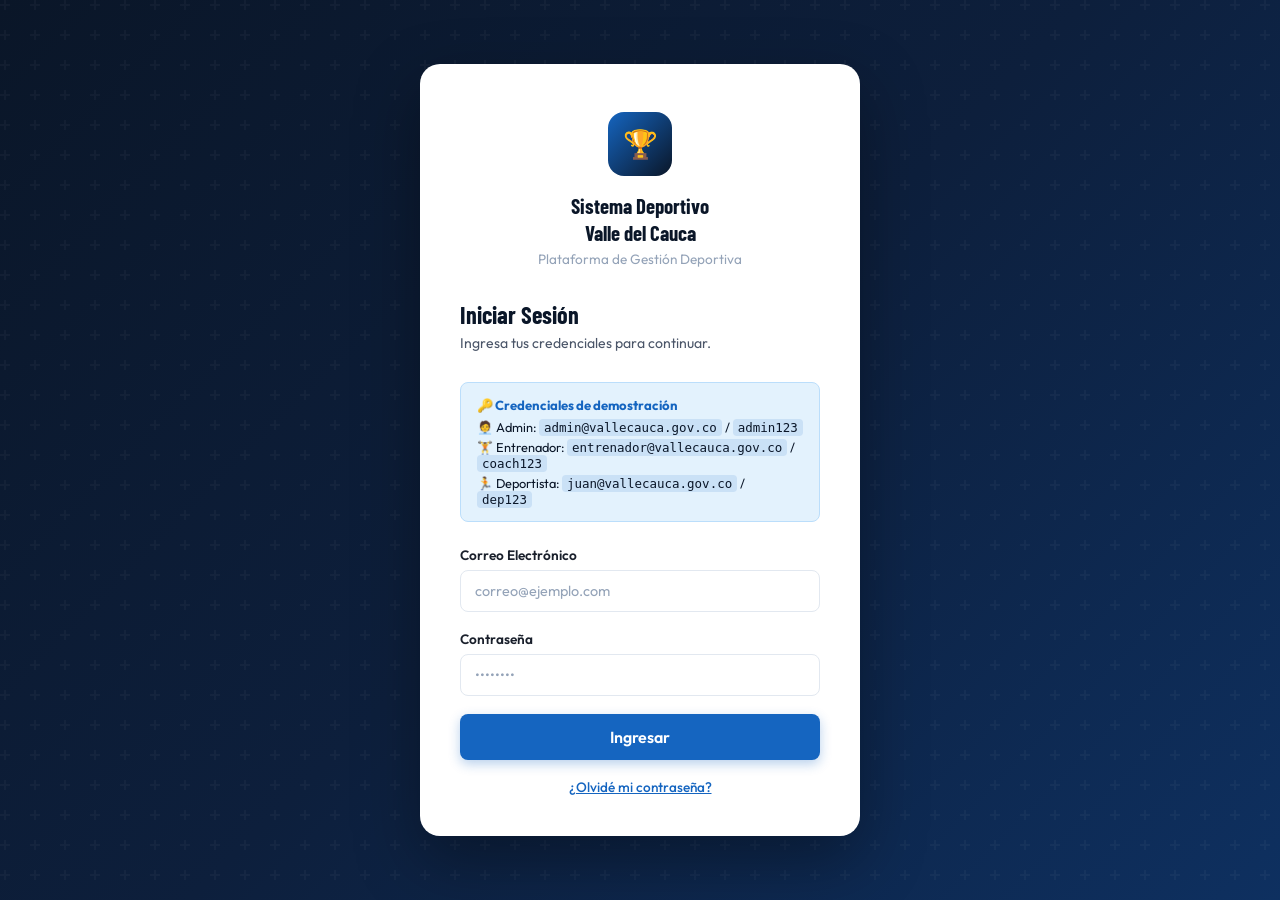
<file: index.html>
<!DOCTYPE html>
<html lang="es">
<head>
  <meta charset="UTF-8" />
  <meta name="viewport" content="width=device-width, initial-scale=1.0" />
  <title>Sistema Deportivo Valle del Cauca — Iniciar Sesión</title>
  <link rel="stylesheet" href="styles.css" />
</head>
<body class="login-bg">

  <div class="login-card">

    <!-- Branding -->
    <div class="login-brand">
      <div class="login-logo">🏆</div>
      <h1>Sistema Deportivo<br>Valle del Cauca</h1>
      <p>Plataforma de Gestión Deportiva</p>
    </div>

    <!-- ── PANTALLA 1: LOGIN ──────────────────────────────── -->
    <div id="screen-login" class="login-screen active">
      <p class="screen-title">Iniciar Sesión</p>
      <p class="screen-subtitle">Ingresa tus credenciales para continuar.</p>

      <!-- Credenciales de demo -->
      <div class="demo-box">
        <strong>🔑 Credenciales de demostración</strong>
        <div style="display:grid;gap:4px">
          <div>🧑‍💼 Admin: <code>admin@vallecauca.gov.co</code> / <code>admin123</code></div>
          <div>🏋️ Entrenador: <code>entrenador@vallecauca.gov.co</code> / <code>coach123</code></div>
          <div>🏃 Deportista: <code>juan@vallecauca.gov.co</code> / <code>dep123</code></div>
        </div>
      </div>

      <form id="loginForm" novalidate>
        <div class="form-group">
          <label for="loginEmail">Correo Electrónico</label>
          <input id="loginEmail" type="email" class="form-control" placeholder="correo@ejemplo.com" autocomplete="email" required />
        </div>
        <div class="form-group">
          <label for="loginPassword">Contraseña</label>
          <input id="loginPassword" type="password" class="form-control" placeholder="••••••••" autocomplete="current-password" required />
          <div id="loginError" style="display:none;color:#C62828;font-size:.82rem;margin-top:6px"></div>
        </div>
        <button type="submit" class="btn btn-primary btn-full btn-lg" id="loginBtn">Ingresar</button>
      </form>

      <div style="text-align:center;margin-top:16px">
        <button class="link-btn" onclick="showRecovery()">¿Olvidé mi contraseña?</button>
      </div>
    </div>

    <!-- ── PANTALLA 2: RECUPERAR CONTRASEÑA ──────────────── -->
    <div id="screen-recover" class="login-screen">
      <div class="recovery-icon mail">📧</div>
      <p class="screen-title" style="text-align:center">Recuperar Contraseña</p>
      <p class="screen-subtitle" style="text-align:center">Ingresa tu correo electrónico y te enviaremos un enlace para restablecer tu contraseña.</p>

      <div class="form-group">
        <label for="recoverEmail">Correo Electrónico</label>
        <input id="recoverEmail" type="email" class="form-control" placeholder="correo@ejemplo.com" />
        <div id="recoverError" style="display:none;color:#C62828;font-size:.82rem;margin-top:6px"></div>
      </div>

      <button class="btn btn-primary btn-full" onclick="sendRecovery()">Enviar Enlace</button>
      <button class="btn btn-secondary btn-full mt-3" onclick="backToLogin()">Volver al Inicio de Sesión</button>
    </div>

    <!-- ── PANTALLA 3: CONFIRMACIÓN ───────────────────────── -->
    <div id="screen-confirm" class="login-screen">
      <div class="recovery-icon check">✅</div>
      <p class="screen-title" style="text-align:center">¡Correo Enviado!</p>
      <p class="screen-subtitle" style="text-align:center">Hemos enviado un enlace temporal a <strong id="sentEmail"></strong>. Por favor revisa tu bandeja de entrada.</p>

      <div style="background:#FFFDE7;border:1px solid #FFF59D;border-radius:8px;padding:12px 16px;margin-bottom:20px;font-size:.83rem;color:#F57F17">
        ⏰ <strong>Nota:</strong> El enlace expirará en 1 hora por seguridad.
      </div>

      <button class="btn btn-primary btn-full" onclick="backToLogin()">Volver al Inicio de Sesión</button>
    </div>

  </div><!-- /login-card -->

  <script src="script.js"></script>
  <script>
    // ─ Formulario de login ──────────────────────────────────
    document.getElementById('loginForm').addEventListener('submit', function(e) {
      e.preventDefault();
      const email    = document.getElementById('loginEmail').value.trim();
      const password = document.getElementById('loginPassword').value;
      const errEl    = document.getElementById('loginError');
      const btn      = document.getElementById('loginBtn');

      btn.textContent = 'Ingresando...';
      btn.disabled = true;

      setTimeout(() => {
        const user = login(email, password);
        if (!user) {
          errEl.textContent = '❌ Correo o contraseña incorrectos. Verifica tus datos.';
          errEl.style.display = 'block';
          btn.textContent = 'Ingresar';
          btn.disabled = false;
          return;
        }
        errEl.style.display = 'none';
        // Redirigir según rol
        const routes = { admin: 'admin.html', entrenador: 'entrenador.html', deportista: 'deportista.html' };
        window.location.href = routes[user.rol] || 'index.html';
      }, 600);
    });

    // Limpiar error al escribir
    ['loginEmail','loginPassword'].forEach(id => {
      document.getElementById(id).addEventListener('input', () => {
        document.getElementById('loginError').style.display = 'none';
      });
    });

    // ─ Flujo recuperar contraseña ───────────────────────────
    function showScreen(id) {
      document.querySelectorAll('.login-screen').forEach(s => s.classList.remove('active'));
      document.getElementById(id).classList.add('active');
    }
    function showRecovery() { showScreen('screen-recover'); }
    function backToLogin()  { showScreen('screen-login'); }

    function sendRecovery() {
      const emailInput = document.getElementById('recoverEmail');
      const errEl = document.getElementById('recoverError');
      const email = emailInput.value.trim();

      if (!email || !email.includes('@')) {
        errEl.textContent = 'Por favor ingresa un correo válido.';
        errEl.style.display = 'block';
        return;
      }
      // Verificar si el correo existe en la DB (simulado)
      const exists = DB.usuarios.some(u => u.email === email);
      if (!exists) {
        errEl.textContent = '❌ Este correo no está registrado en el sistema.';
        errEl.style.display = 'block';
        return;
      }
      errEl.style.display = 'none';
      document.getElementById('sentEmail').textContent = email;
      showScreen('screen-confirm');
    }

    // Si ya hay sesión activa, redirigir
    const existing = getSession();
    if (existing) {
      const routes = { admin: 'admin.html', entrenador: 'entrenador.html', deportista: 'deportista.html' };
      window.location.href = routes[existing.rol] || 'index.html';
    }
  </script>
</body>
</html>
</file>
<file: styles.css>
/* ============================================================
   SISTEMA DEPORTIVO VALLE DEL CAUCA — styles.css
   Fuentes: Barlow Condensed (títulos) + Outfit (cuerpo)
   ============================================================ */

@import url('https://fonts.googleapis.com/css2?family=Barlow+Condensed:wght@400;600;700;800&family=Outfit:wght@300;400;500;600;700&display=swap');

/* ── VARIABLES ──────────────────────────────────────────────── */
:root {
  --navy:       #0A1628;
  --navy-mid:   #0D1F3C;
  --navy-light: #152848;
  --blue:       #1565C0;
  --blue-light: #1976D2;
  --blue-pale:  #E3F2FD;
  --green:      #00897B;
  --green-pale: #E0F2F1;
  --orange:     #EF6C00;
  --orange-pale:#FFF3E0;
  --red:        #C62828;
  --red-pale:   #FFEBEE;
  --purple:     #6A1B9A;
  --gray-50:    #F8FAFB;
  --gray-100:   #F1F4F8;
  --gray-200:   #E2E8F0;
  --gray-400:   #94A3B8;
  --gray-600:   #4A5568;
  --gray-800:   #1A202C;
  --white:      #FFFFFF;
  --shadow-sm:  0 1px 3px rgba(0,0,0,.10), 0 1px 2px rgba(0,0,0,.06);
  --shadow-md:  0 4px 16px rgba(0,0,0,.10), 0 2px 6px rgba(0,0,0,.06);
  --shadow-lg:  0 8px 32px rgba(0,0,0,.14);
  --radius:     12px;
  --radius-sm:  8px;
  --transition: 0.22s ease;
  --font-head:  'Barlow Condensed', sans-serif;
  --font-body:  'Outfit', sans-serif;
}

/* ── RESET / BASE ───────────────────────────────────────────── */
*, *::before, *::after { box-sizing: border-box; margin: 0; padding: 0; }
html { font-size: 16px; scroll-behavior: smooth; }
body { font-family: var(--font-body); background: var(--gray-100); color: var(--gray-800); min-height: 100vh; }
img  { max-width: 100%; display: block; }
a    { color: inherit; text-decoration: none; }
ul   { list-style: none; }
button { cursor: pointer; font-family: inherit; }
input, select, textarea { font-family: inherit; }

/* ── SCROLLBAR ──────────────────────────────────────────────── */
::-webkit-scrollbar { width: 6px; height: 6px; }
::-webkit-scrollbar-track { background: transparent; }
::-webkit-scrollbar-thumb { background: var(--gray-200); border-radius: 99px; }
::-webkit-scrollbar-thumb:hover { background: var(--gray-400); }

/* ╔══════════════════════════════════════════════════════════╗
   ║  LOGIN PAGE                                              ║
   ╚══════════════════════════════════════════════════════════╝ */
.login-bg {
  min-height: 100vh;
  background: linear-gradient(135deg, var(--navy) 0%, var(--navy-mid) 50%, #0E3060 100%);
  display: flex; align-items: center; justify-content: center;
  padding: 24px;
  position: relative;
  overflow: hidden;
}
.login-bg::before {
  content: '';
  position: absolute; inset: 0;
  background: url("data:image/svg+xml,%3Csvg width='60' height='60' viewBox='0 0 60 60' xmlns='http://www.w3.org/2000/svg'%3E%3Cg fill='none' fill-rule='evenodd'%3E%3Cg fill='%23ffffff' fill-opacity='0.03'%3E%3Cpath d='M36 34v-4h-2v4h-4v2h4v4h2v-4h4v-2h-4zm0-30V0h-2v4h-4v2h4v4h2V6h4V4h-4zM6 34v-4H4v4H0v2h4v4h2v-4h4v-2H6zM6 4V0H4v4H0v2h4v4h2V6h4V4H6z'/%3E%3C/g%3E%3C/g%3E%3C/svg%3E");
}
.login-card {
  background: var(--white);
  border-radius: 20px;
  padding: 48px 40px 40px;
  width: 100%; max-width: 440px;
  box-shadow: 0 24px 64px rgba(0,0,0,.35);
  position: relative; z-index: 1;
  animation: slideUp 0.5s ease;
}
@keyframes slideUp { from { opacity:0; transform:translateY(24px); } to { opacity:1; transform:none; } }

.login-brand { text-align: center; margin-bottom: 32px; }
.login-logo {
  width: 64px; height: 64px;
  background: linear-gradient(135deg, var(--blue), var(--navy));
  border-radius: 16px;
  display: flex; align-items: center; justify-content: center;
  margin: 0 auto 16px;
  font-size: 28px;
}
.login-brand h1 { font-family: var(--font-head); font-size: 1.3rem; font-weight: 700; color: var(--navy); line-height: 1.3; }
.login-brand p  { font-size: .85rem; color: var(--gray-400); margin-top: 4px; }

/* Screens inside login card */
.login-screen { display: none; }
.login-screen.active { display: block; animation: slideUp .35s ease; }

.screen-title { font-family: var(--font-head); font-size: 1.5rem; font-weight: 700; color: var(--navy); margin-bottom: 4px; }
.screen-subtitle { font-size: .88rem; color: var(--gray-600); margin-bottom: 28px; line-height: 1.5; }

/* Demo credentials box */
.demo-box {
  background: var(--blue-pale);
  border: 1px solid #BBDEFB;
  border-radius: var(--radius-sm);
  padding: 14px 16px;
  margin-bottom: 24px;
  font-size: .8rem;
  color: var(--navy);
}
.demo-box strong { display: block; margin-bottom: 6px; font-size: .82rem; color: var(--blue); }
.demo-box code { background: rgba(21,101,192,.12); padding: 1px 5px; border-radius: 4px; font-size: .78rem; }

/* Recovery icon */
.recovery-icon {
  width: 64px; height: 64px;
  border-radius: 50%;
  display: flex; align-items: center; justify-content: center;
  margin: 0 auto 20px;
  font-size: 28px;
}
.recovery-icon.mail  { background: var(--blue-pale); }
.recovery-icon.check { background: var(--green-pale); }

/* ── FORM ELEMENTS ──────────────────────────────────────────── */
.form-group { margin-bottom: 18px; }
.form-group label { display: block; font-size: .85rem; font-weight: 600; color: var(--gray-800); margin-bottom: 6px; }
.form-group label .req { color: var(--red); margin-left: 2px; }

.form-control, .form-select {
  width: 100%;
  padding: 11px 14px;
  border: 1.5px solid var(--gray-200);
  border-radius: var(--radius-sm);
  font-size: .9rem;
  color: var(--gray-800);
  background: var(--white);
  transition: border-color var(--transition), box-shadow var(--transition);
  outline: none;
}
.form-control::placeholder { color: var(--gray-400); }
.form-control:focus, .form-select:focus {
  border-color: var(--blue);
  box-shadow: 0 0 0 3px rgba(21,101,192,.12);
}
.form-select { appearance: none; cursor: pointer;
  background-image: url("data:image/svg+xml,%3Csvg xmlns='http://www.w3.org/2000/svg' width='16' height='16' viewBox='0 0 24 24' fill='none' stroke='%2394A3B8' stroke-width='2'%3E%3Cpath d='M6 9l6 6 6-6'/%3E%3C/svg%3E");
  background-repeat: no-repeat; background-position: right 12px center; padding-right: 36px;
}

.form-check { display: flex; align-items: flex-start; gap: 10px; }
.form-check input[type="checkbox"] { width: 18px; height: 18px; margin-top: 2px; accent-color: var(--blue); flex-shrink: 0; cursor: pointer; }
.form-check label { font-size: .85rem; color: var(--gray-600); cursor: pointer; line-height: 1.5; }

.consent-box {
  background: #FFFDE7;
  border: 1px solid #FFF59D;
  border-radius: var(--radius-sm);
  padding: 14px;
  margin-top: 8px;
}

.form-row { display: grid; grid-template-columns: 1fr 1fr; gap: 14px; }

/* ── BUTTONS ────────────────────────────────────────────────── */
.btn {
  display: inline-flex; align-items: center; justify-content: center; gap: 8px;
  padding: 11px 22px;
  border-radius: var(--radius-sm);
  font-size: .9rem; font-weight: 600;
  border: none; outline: none;
  transition: all var(--transition);
  white-space: nowrap;
}
.btn:active { transform: scale(.97); }

.btn-primary {
  background: var(--blue); color: var(--white);
  box-shadow: 0 4px 12px rgba(21,101,192,.3);
}
.btn-primary:hover { background: var(--blue-light); box-shadow: 0 6px 16px rgba(21,101,192,.4); }

.btn-secondary {
  background: var(--gray-100); color: var(--gray-800);
  border: 1.5px solid var(--gray-200);
}
.btn-secondary:hover { background: var(--gray-200); }

.btn-outline-primary {
  background: transparent; color: var(--blue);
  border: 1.5px solid var(--blue);
}
.btn-outline-primary:hover { background: var(--blue-pale); }

.btn-danger  { background: var(--red);    color: var(--white); }
.btn-success { background: var(--green);  color: var(--white); }
.btn-warning { background: var(--orange); color: var(--white); }

.btn-full { width: 100%; }
.btn-sm   { padding: 7px 14px; font-size: .82rem; }
.btn-lg   { padding: 13px 28px; font-size: 1rem; }

.btn-icon {
  width: 36px; height: 36px;
  padding: 0;
  border-radius: var(--radius-sm);
  background: var(--gray-100); border: 1.5px solid var(--gray-200);
  color: var(--gray-600);
  font-size: 1rem;
}
.btn-icon:hover { background: var(--gray-200); }

.link-btn {
  background: none; border: none; color: var(--blue);
  font-size: .85rem; font-weight: 500; padding: 0;
  text-decoration: underline; cursor: pointer;
}

/* ╔══════════════════════════════════════════════════════════╗
   ║  APP LAYOUT (sidebar + main)                             ║
   ╚══════════════════════════════════════════════════════════╝ */
.app-container { display: flex; min-height: 100vh; }

/* ── SIDEBAR ────────────────────────────────────────────────── */
.sidebar {
  width: 260px; flex-shrink: 0;
  background: var(--navy);
  display: flex; flex-direction: column;
  position: fixed; top: 0; left: 0; bottom: 0;
  z-index: 200;
  transition: transform var(--transition);
  overflow-y: auto;
}
.sidebar-header {
  padding: 24px 20px 20px;
  border-bottom: 1px solid rgba(255,255,255,.08);
  display: flex; align-items: center; gap: 12px;
}
.sidebar-logo {
  width: 40px; height: 40px;
  background: linear-gradient(135deg, var(--blue), #42A5F5);
  border-radius: 10px;
  display: flex; align-items: center; justify-content: center;
  font-size: 18px; flex-shrink: 0;
}
.sidebar-title h2 { font-family: var(--font-head); font-size: 1rem; font-weight: 700; color: var(--white); line-height: 1.2; }
.sidebar-title span { font-size: .72rem; color: rgba(255,255,255,.45); }

.sidebar-section { padding: 12px 12px 0; }
.sidebar-section-label { font-size: .68rem; font-weight: 700; color: rgba(255,255,255,.3); text-transform: uppercase; letter-spacing: .08em; padding: 0 8px; margin-bottom: 6px; }

.nav-item {
  display: flex; align-items: center; gap: 12px;
  padding: 11px 12px;
  border-radius: var(--radius-sm);
  cursor: pointer;
  transition: all var(--transition);
  margin-bottom: 2px;
}
.nav-item:hover { background: rgba(255,255,255,.08); }
.nav-item.active { background: var(--blue); }
.nav-item.active .nav-icon, .nav-item.active .nav-label { color: var(--white); }

.nav-icon  { font-size: 1.1rem; width: 20px; text-align: center; color: rgba(255,255,255,.5); transition: color var(--transition); }
.nav-label { font-size: .88rem; font-weight: 500; color: rgba(255,255,255,.7); transition: color var(--transition); }

.sidebar-footer {
  margin-top: auto;
  padding: 16px 12px;
  border-top: 1px solid rgba(255,255,255,.08);
}
.user-chip {
  display: flex; align-items: center; gap: 10px;
  padding: 10px;
  border-radius: var(--radius-sm);
  background: rgba(255,255,255,.06);
  margin-bottom: 8px;
}
.user-avatar {
  width: 34px; height: 34px;
  border-radius: 50%;
  display: flex; align-items: center; justify-content: center;
  font-size: .75rem; font-weight: 700; color: var(--white);
  flex-shrink: 0;
}
.user-info { flex: 1; min-width: 0; }
.user-info #userName   { font-size: .83rem; font-weight: 600; color: var(--white); white-space: nowrap; overflow: hidden; text-overflow: ellipsis; }
.user-info #userRole   { font-size: .72rem; color: rgba(255,255,255,.45); }
.btn-logout {
  width: 100%; padding: 9px;
  background: rgba(198,40,40,.15); border: 1px solid rgba(198,40,40,.25);
  border-radius: var(--radius-sm);
  color: #EF9A9A; font-size: .83rem; font-weight: 600;
  display: flex; align-items: center; justify-content: center; gap: 8px;
  transition: all var(--transition);
}
.btn-logout:hover { background: rgba(198,40,40,.3); }

/* ── MAIN CONTENT ───────────────────────────────────────────── */
.main-content { margin-left: 260px; flex: 1; display: flex; flex-direction: column; min-width: 0; }

.topbar {
  background: var(--white);
  border-bottom: 1px solid var(--gray-200);
  padding: 0 28px;
  height: 60px;
  display: flex; align-items: center; justify-content: space-between;
  position: sticky; top: 0; z-index: 100;
  box-shadow: var(--shadow-sm);
}
.topbar-left { display: flex; align-items: center; gap: 14px; }
.topbar-toggle {
  display: none;
  background: none; border: none;
  font-size: 1.3rem; color: var(--gray-600);
  padding: 4px;
}
#pageTitle { font-family: var(--font-head); font-size: 1.3rem; font-weight: 700; color: var(--navy); }

.topbar-right { display: flex; align-items: center; gap: 12px; }
.topbar-date { font-size: .8rem; color: var(--gray-400); }

.content-area { padding: 28px; flex: 1; }

/* ── SECTIONS ───────────────────────────────────────────────── */
.content-section { display: none; }
.content-section.active { display: block; animation: fadeIn .25s ease; }
@keyframes fadeIn { from { opacity:0; transform:translateY(6px); } to { opacity:1; transform:none; } }

.section-header { display: flex; align-items: center; justify-content: space-between; margin-bottom: 24px; flex-wrap: wrap; gap: 12px; }
.section-header h2 { font-family: var(--font-head); font-size: 1.6rem; font-weight: 700; color: var(--navy); }
.section-header p  { font-size: .85rem; color: var(--gray-400); margin-top: 2px; }

/* ── STAT CARDS ─────────────────────────────────────────────── */
.stats-grid { display: grid; grid-template-columns: repeat(auto-fit, minmax(200px, 1fr)); gap: 18px; margin-bottom: 28px; }

.stat-card {
  background: var(--white);
  border-radius: var(--radius);
  padding: 22px;
  box-shadow: var(--shadow-sm);
  display: flex; align-items: flex-start; gap: 16px;
  transition: transform var(--transition), box-shadow var(--transition);
  border: 1px solid var(--gray-200);
  position: relative; overflow: hidden;
}
.stat-card:hover { transform: translateY(-2px); box-shadow: var(--shadow-md); }
.stat-card::after {
  content: '';
  position: absolute; top: 0; left: 0;
  width: 4px; height: 100%;
  background: var(--card-accent, var(--blue));
}
.stat-icon {
  width: 48px; height: 48px;
  border-radius: 12px;
  display: flex; align-items: center; justify-content: center;
  font-size: 1.4rem; flex-shrink: 0;
}
.stat-body { flex: 1; min-width: 0; }
.stat-value { font-family: var(--font-head); font-size: 2rem; font-weight: 800; color: var(--navy); line-height: 1; }
.stat-label { font-size: .82rem; color: var(--gray-400); margin-top: 4px; font-weight: 500; }
.stat-trend { font-size: .78rem; font-weight: 600; margin-top: 6px; }
.stat-trend.up   { color: var(--green); }
.stat-trend.down { color: var(--red); }

/* Icon variants */
.icon-blue   { background: var(--blue-pale);   color: var(--blue); }
.icon-green  { background: var(--green-pale);  color: var(--green); }
.icon-orange { background: var(--orange-pale); color: var(--orange); }
.icon-red    { background: var(--red-pale);    color: var(--red); }
.icon-purple { background: #F3E5F5;            color: var(--purple); }

/* ── CONTENT CARD ───────────────────────────────────────────── */
.card {
  background: var(--white);
  border-radius: var(--radius);
  border: 1px solid var(--gray-200);
  box-shadow: var(--shadow-sm);
  overflow: hidden;
}
.card-header {
  padding: 18px 22px;
  border-bottom: 1px solid var(--gray-200);
  display: flex; align-items: center; justify-content: space-between; flex-wrap: wrap; gap: 10px;
}
.card-title { font-family: var(--font-head); font-size: 1.1rem; font-weight: 700; color: var(--navy); }
.card-body  { padding: 22px; }
.card-footer { padding: 14px 22px; border-top: 1px solid var(--gray-200); background: var(--gray-50); }

/* ── CHART ──────────────────────────────────────────────────── */
.chart-wrap { position: relative; height: 220px; }
.chart-tabs { display: flex; gap: 4px; margin-bottom: 16px; background: var(--gray-100); border-radius: var(--radius-sm); padding: 4px; }
.chart-tab {
  flex: 1; padding: 8px; text-align: center;
  border-radius: 6px;
  font-size: .82rem; font-weight: 600; color: var(--gray-600);
  cursor: pointer; transition: all var(--transition);
  border: none; background: none;
}
.chart-tab.active { background: var(--white); color: var(--blue); box-shadow: var(--shadow-sm); }

/* ── ATHLETE CARDS ──────────────────────────────────────────── */
.athletes-grid { display: grid; grid-template-columns: repeat(auto-fill, minmax(300px, 1fr)); gap: 16px; }

.athlete-card {
  background: var(--white);
  border: 1px solid var(--gray-200);
  border-radius: var(--radius);
  padding: 18px;
  display: flex; align-items: center; gap: 14px;
  box-shadow: var(--shadow-sm);
  transition: all var(--transition);
  cursor: pointer;
}
.athlete-card:hover { transform: translateY(-2px); box-shadow: var(--shadow-md); border-color: var(--blue); }

.athlete-avatar {
  width: 48px; height: 48px; border-radius: 50%;
  display: flex; align-items: center; justify-content: center;
  font-family: var(--font-head); font-size: 1rem; font-weight: 700; color: var(--white);
  flex-shrink: 0; font-weight: 800;
}
.athlete-info { flex: 1; min-width: 0; }
.athlete-info h4 { font-size: .92rem; font-weight: 700; color: var(--navy); white-space: nowrap; overflow: hidden; text-overflow: ellipsis; }
.athlete-info .athlete-id   { font-size: .77rem; color: var(--gray-400); margin-top: 2px; }
.athlete-info .athlete-meta { display: flex; flex-wrap: wrap; gap: 6px; margin-top: 6px; }
.athlete-actions { display: flex; gap: 6px; }

/* ── BADGES ─────────────────────────────────────────────────── */
.badge {
  display: inline-flex; align-items: center;
  padding: 3px 9px;
  border-radius: 99px;
  font-size: .72rem; font-weight: 700;
  white-space: nowrap;
}
.badge-success { background: var(--green-pale);  color: #00695C; }
.badge-danger  { background: var(--red-pale);    color: #B71C1C; }
.badge-warning { background: var(--orange-pale); color: #E65100; }
.badge-info    { background: var(--blue-pale);   color: var(--blue); }
.badge-gray    { background: var(--gray-100);    color: var(--gray-600); }

/* ── FILTER PANEL ───────────────────────────────────────────── */
.filter-panel {
  background: var(--white);
  border: 1px solid var(--gray-200);
  border-radius: var(--radius);
  padding: 18px 20px;
  margin-bottom: 20px;
  display: flex; flex-wrap: wrap; align-items: flex-end; gap: 14px;
  box-shadow: var(--shadow-sm);
}
.filter-group { display: flex; flex-direction: column; gap: 5px; min-width: 140px; flex: 1; }
.filter-group label { font-size: .78rem; font-weight: 700; color: var(--gray-600); text-transform: uppercase; letter-spacing: .04em; }
.filter-group .form-control, .filter-group .form-select { padding: 9px 12px; font-size: .86rem; }
.filter-actions { display: flex; gap: 8px; margin-left: auto; }

/* ── TABLE ──────────────────────────────────────────────────── */
.table-wrap { overflow-x: auto; }
table { width: 100%; border-collapse: collapse; }
thead th { background: var(--gray-50); padding: 12px 16px; font-size: .78rem; font-weight: 700; text-transform: uppercase; letter-spacing: .05em; color: var(--gray-600); border-bottom: 2px solid var(--gray-200); white-space: nowrap; text-align: left; }
tbody td { padding: 14px 16px; border-bottom: 1px solid var(--gray-100); font-size: .87rem; color: var(--gray-800); vertical-align: middle; }
tbody tr:last-child td { border-bottom: none; }
tbody tr:hover td { background: var(--gray-50); }

/* ── KPI BAR (deportista) ───────────────────────────────────── */
.kpi-bar { display: flex; gap: 14px; margin-bottom: 22px; flex-wrap: wrap; }
.kpi-card {
  flex: 1; min-width: 140px;
  background: var(--white);
  border: 1px solid var(--gray-200);
  border-radius: var(--radius);
  padding: 18px 16px;
  box-shadow: var(--shadow-sm);
  text-align: center;
}
.kpi-value { font-family: var(--font-head); font-size: 2.2rem; font-weight: 800; line-height: 1; }
.kpi-label { font-size: .78rem; color: var(--gray-400); font-weight: 600; margin-top: 6px; text-transform: uppercase; letter-spacing: .04em; }
.kpi-sub   { font-size: .78rem; margin-top: 4px; font-weight: 500; }
.kpi-card.kpi-blue   .kpi-value { color: var(--blue); }
.kpi-card.kpi-green  .kpi-value { color: var(--green); }
.kpi-card.kpi-orange .kpi-value { color: var(--orange); }
.kpi-card.kpi-purple .kpi-value { color: var(--purple); }

/* ── PROGRESS BAR ───────────────────────────────────────────── */
.progress-row { display: flex; align-items: center; gap: 12px; margin-bottom: 14px; }
.progress-label { font-size: .82rem; font-weight: 600; color: var(--gray-800); width: 100px; flex-shrink: 0; }
.progress-bar-wrap { flex: 1; background: var(--gray-100); border-radius: 99px; height: 8px; overflow: hidden; }
.progress-bar { height: 100%; border-radius: 99px; transition: width 1s ease; }
.progress-val { font-size: .82rem; font-weight: 700; color: var(--gray-800); width: 40px; text-align: right; flex-shrink: 0; }

/* ── MODAL ──────────────────────────────────────────────────── */
.modal-overlay {
  display: none;
  position: fixed; inset: 0; z-index: 400;
  background: rgba(0,0,0,.55);
  align-items: center; justify-content: center;
  padding: 20px;
  backdrop-filter: blur(3px);
}
.modal-overlay.open .modal-box { transform: scale(1); opacity: 1; }
.modal-box {
  background: var(--white);
  border-radius: 16px;
  width: 100%; max-width: 540px;
  max-height: 92vh; overflow-y: auto;
  transform: scale(.94); opacity: 0;
  transition: all .28s ease;
  box-shadow: var(--shadow-lg);
}
.modal-box.modal-lg { max-width: 680px; }
.modal-header {
  padding: 22px 24px 18px;
  border-bottom: 1px solid var(--gray-200);
  display: flex; align-items: center; justify-content: space-between;
  position: sticky; top: 0; background: var(--white); z-index: 1;
}
.modal-title { font-family: var(--font-head); font-size: 1.2rem; font-weight: 700; color: var(--navy); }
.modal-close { background: none; border: none; font-size: 1.3rem; color: var(--gray-400); cursor: pointer; padding: 4px 8px; border-radius: 6px; }
.modal-close:hover { background: var(--gray-100); color: var(--gray-800); }
.modal-body   { padding: 24px; }
.modal-footer { padding: 16px 24px; border-top: 1px solid var(--gray-200); display: flex; gap: 10px; justify-content: flex-end; }

/* ── TOAST ──────────────────────────────────────────────────── */
.sdvc-toast {
  position: fixed; bottom: 24px; right: 24px; z-index: 9999;
  background: var(--navy); color: var(--white);
  padding: 12px 18px; border-radius: 10px;
  display: flex; align-items: center; gap: 10px;
  font-size: .87rem; font-weight: 500;
  box-shadow: var(--shadow-lg);
  transform: translateY(16px); opacity: 0;
  transition: all .28s ease;
  min-width: 260px; max-width: 380px;
}
.sdvc-toast.show   { transform: none; opacity: 1; }
.sdvc-toast.toast-success { background: #1B5E20; }
.sdvc-toast.toast-error   { background: #B71C1C; }
.sdvc-toast.toast-info    { background: var(--navy); }
.toast-icon { font-size: 1rem; }

/* ── OVERLAY (mobile sidebar) ───────────────────────────────── */
#sidebarOverlay {
  display: none; position: fixed; inset: 0; z-index: 150;
  background: rgba(0,0,0,.5);
}
#sidebarOverlay.show { display: block; }

/* ── REPORT FORMAT CARDS ────────────────────────────────────── */
.format-cards { display: flex; gap: 12px; margin-top: 8px; }
.format-card {
  flex: 1; border: 2px solid var(--gray-200); border-radius: var(--radius);
  padding: 16px; text-align: center; cursor: pointer; transition: all var(--transition);
}
.format-card:hover   { border-color: var(--blue); background: var(--blue-pale); }
.format-card.selected { border-color: var(--blue); background: var(--blue-pale); }
.format-card .fmt-icon { font-size: 2rem; margin-bottom: 6px; }
.format-card .fmt-name { font-weight: 700; font-size: .9rem; color: var(--navy); }
.format-card .fmt-sub  { font-size: .75rem; color: var(--gray-400); }

/* ── EMPTY STATE ────────────────────────────────────────────── */
.empty-state { text-align: center; padding: 48px 24px; color: var(--gray-400); }
.empty-state .empty-icon { font-size: 3rem; margin-bottom: 12px; opacity: .5; }
.empty-state p { font-size: .9rem; }

/* ── MISC ───────────────────────────────────────────────────── */
.divider { height: 1px; background: var(--gray-200); margin: 20px 0; }
.text-muted { color: var(--gray-400); font-size: .82rem; }
.gap-row { display: flex; gap: 12px; align-items: center; flex-wrap: wrap; }
.two-col { display: grid; grid-template-columns: 1fr 1fr; gap: 20px; }
.three-col { display: grid; grid-template-columns: 1fr 1fr 1fr; gap: 20px; }
.mb-2 { margin-bottom: 8px; }  .mb-3 { margin-bottom: 12px; }
.mb-4 { margin-bottom: 18px; } .mb-5 { margin-bottom: 24px; }
.mt-2 { margin-top: 8px; }     .mt-3 { margin-top: 14px; }
.profile-info-grid { display: grid; grid-template-columns: 1fr 1fr; gap: 16px 24px; }
.info-item label { font-size: .75rem; font-weight: 700; color: var(--gray-400); text-transform: uppercase; letter-spacing: .04em; margin-bottom: 4px; display: block; }
.info-item span  { font-size: .9rem; color: var(--gray-800); font-weight: 500; }

/* ── RESPONSIVE ─────────────────────────────────────────────── */
@media (max-width: 768px) {
  .sidebar { transform: translateX(-100%); }
  .sidebar.open { transform: none; }
  .main-content { margin-left: 0; }
  .topbar-toggle { display: block; }
  .content-area { padding: 18px; }
  .stats-grid { grid-template-columns: 1fr 1fr; gap: 12px; }
  .athletes-grid { grid-template-columns: 1fr; }
  .two-col, .three-col { grid-template-columns: 1fr; }
  .form-row { grid-template-columns: 1fr; }
  .kpi-bar { gap: 10px; }
  .filter-panel { flex-direction: column; }
  .format-cards { flex-direction: column; }
  .modal-box { max-width: 100%; }
  .topbar { padding: 0 16px; }
  .topbar-date { display: none; }
}
@media (max-width: 480px) {
  .stats-grid { grid-template-columns: 1fr; }
  .stat-card { padding: 16px; }
  .login-card { padding: 32px 22px 28px; }
}
</file>
